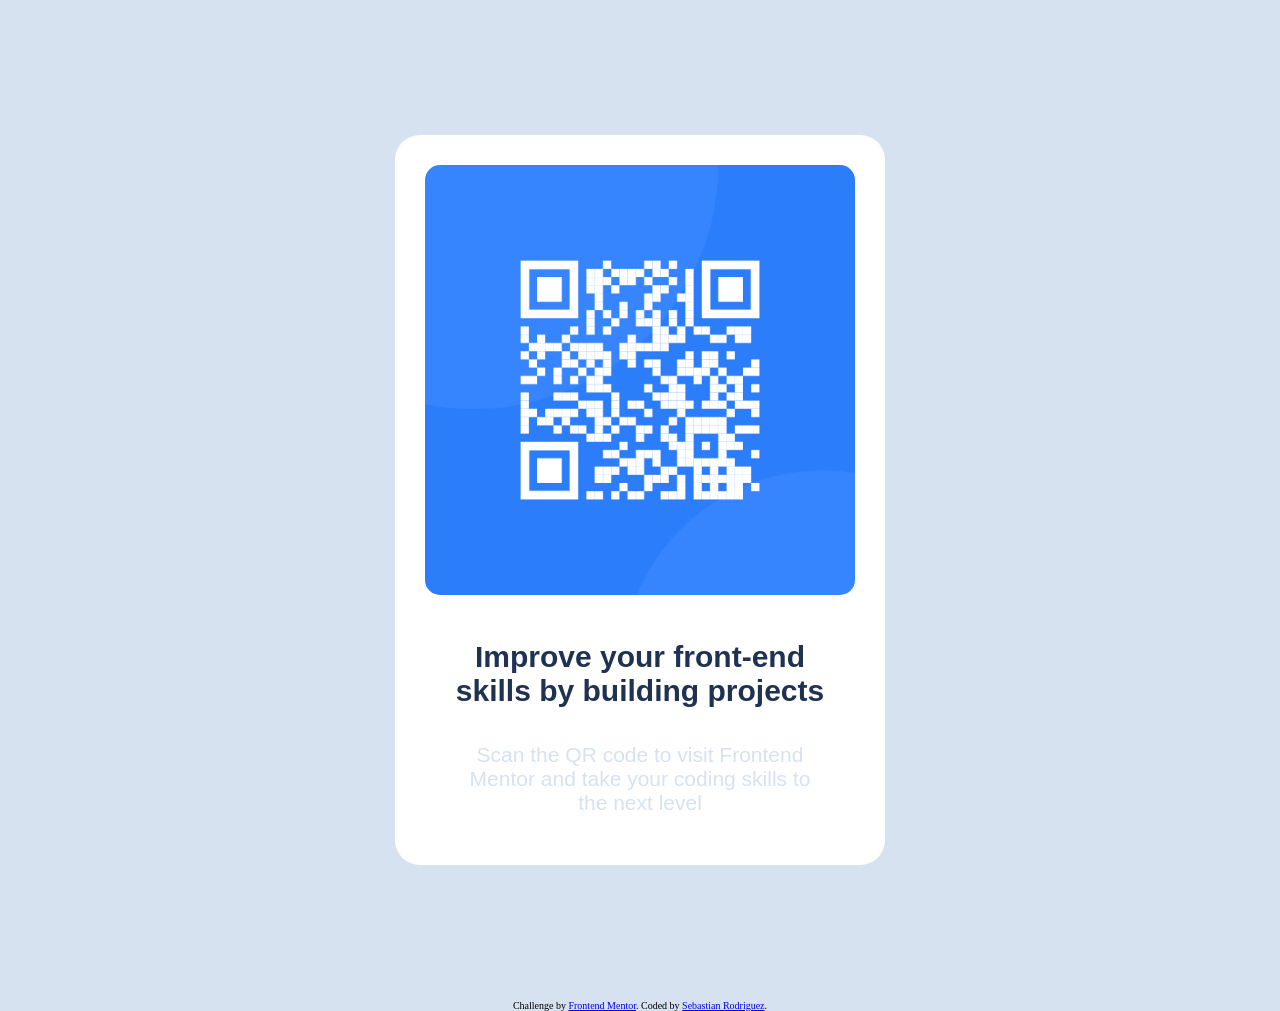
<file: retos-html/retos/reto-1/index.html>
<!DOCTYPE html>
<html lang="en">
<head>
  <meta charset="UTF-8">
  <meta name="viewport" content="width=device-width, initial-scale=1.0"> <!-- displays site properly based on user's device -->
  <link rel="icon" type="image/png" sizes="32x32" href="./images/favicon-32x32.png">
  <title>Frontend Mentor | QR code component</title>
  <link rel="stylesheet" href="Style.css">
</head>

<body>

    <main>

      <div class="container">

        <img src="images/image-qr-code.png" alt="">

        <h1>Improve your front-end skills by building projects</h1>
        <p>Scan the QR code to visit Frontend Mentor and take your coding skills to the next level</p>

      </div>

    </main>
  
  <footer>
    <div class="attribution">
      Challenge by <a href="https://www.frontendmentor.io?ref=challenge" target="_blank">Frontend Mentor</a>.
      Coded by <a href="#">Sebastian Rodriguez</a>.
    </div>
  </footer>
</body>
</html>
</file>
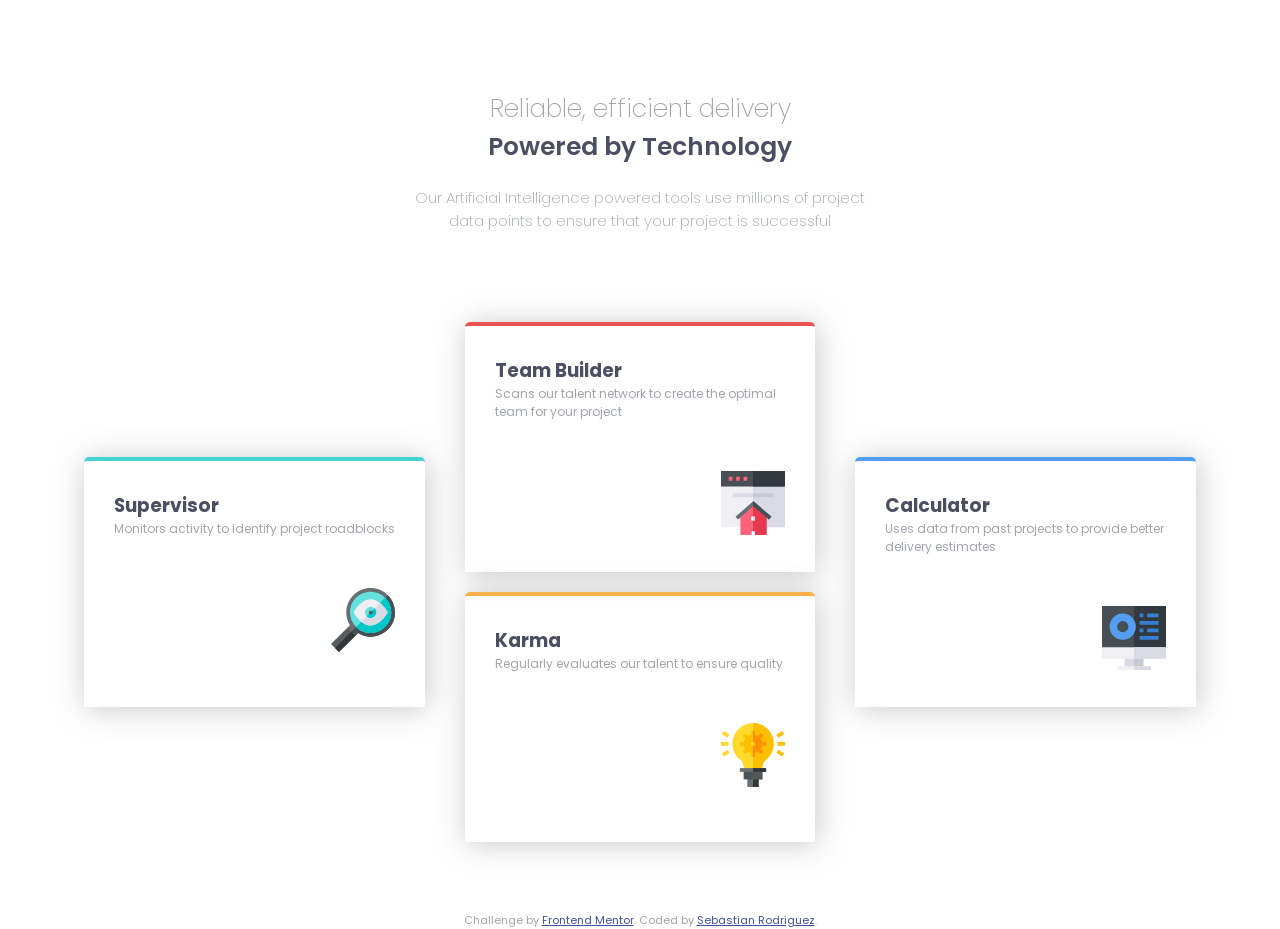
<file: retos-html/retos/reto-10/index.html>
<!DOCTYPE html>
<html lang="en">
<head>
  <meta charset="UTF-8">
  <meta name="viewport" content="width=device-width, initial-scale=1.0"> <!-- displays site properly based on user's device -->

  <link rel="icon" type="image/png" sizes="32x32" href="./images/favicon-32x32.png">
  <link rel="stylesheet" href="Style.css">
  <title>Frontend Mentor | Four card feature section</title>
</head>
<body>
  
  <main>
    <section class="container-title">

      <div class="title">
        <h1>Reliable, efficient delivery</h1> 
        <h1><span>Powered by Technology</span></h1>
        <p>
        Our Artificial Intelligence powered tools use millions of project data points
        to ensure that your project is successful
        </p>
      </div>

    </section>

    <section class="container-cards">
    
      <div class="card cyan">
        <h3>Supervisor</h3>
        <p>Monitors activity to identify project roadblocks</p>
        <div class="img"><img src="images/icon-supervisor.svg" alt="lupa"></div>
      </div>
      <div class="card-center">
        <div class="card red">
          <h3>Team Builder</h3>
          <p>Scans our talent network to create the optimal team for your project</p>
          <div class="img"><img src="images/icon-team-builder.svg" alt="webside"></div>
        </div>
        <div class="card orange">
          <h3>Karma</h3>
          <p>Regularly evaluates our talent to ensure quality</p>
          <div class="img"><img src="images/icon-karma.svg" alt="focus"></div>
        </div>
      </div>
      <div class="card blue">
        <h3>Calculator</h3>
        <p>Uses data from past projects to provide better delivery estimates</p>
        <div class="img"><img src="images/icon-calculator.svg" alt="computer"></div>
      </div>
    </section>

  </main>

  
  <footer>
    <p class="attribution">
      Challenge by <a href="https://www.frontendmentor.io?ref=challenge" target="_blank">Frontend Mentor</a>. 
      Coded by <a href="#">Sebastian Rodriguez</a>.
    </p>
  </footer>
</body>
</html>
</file>
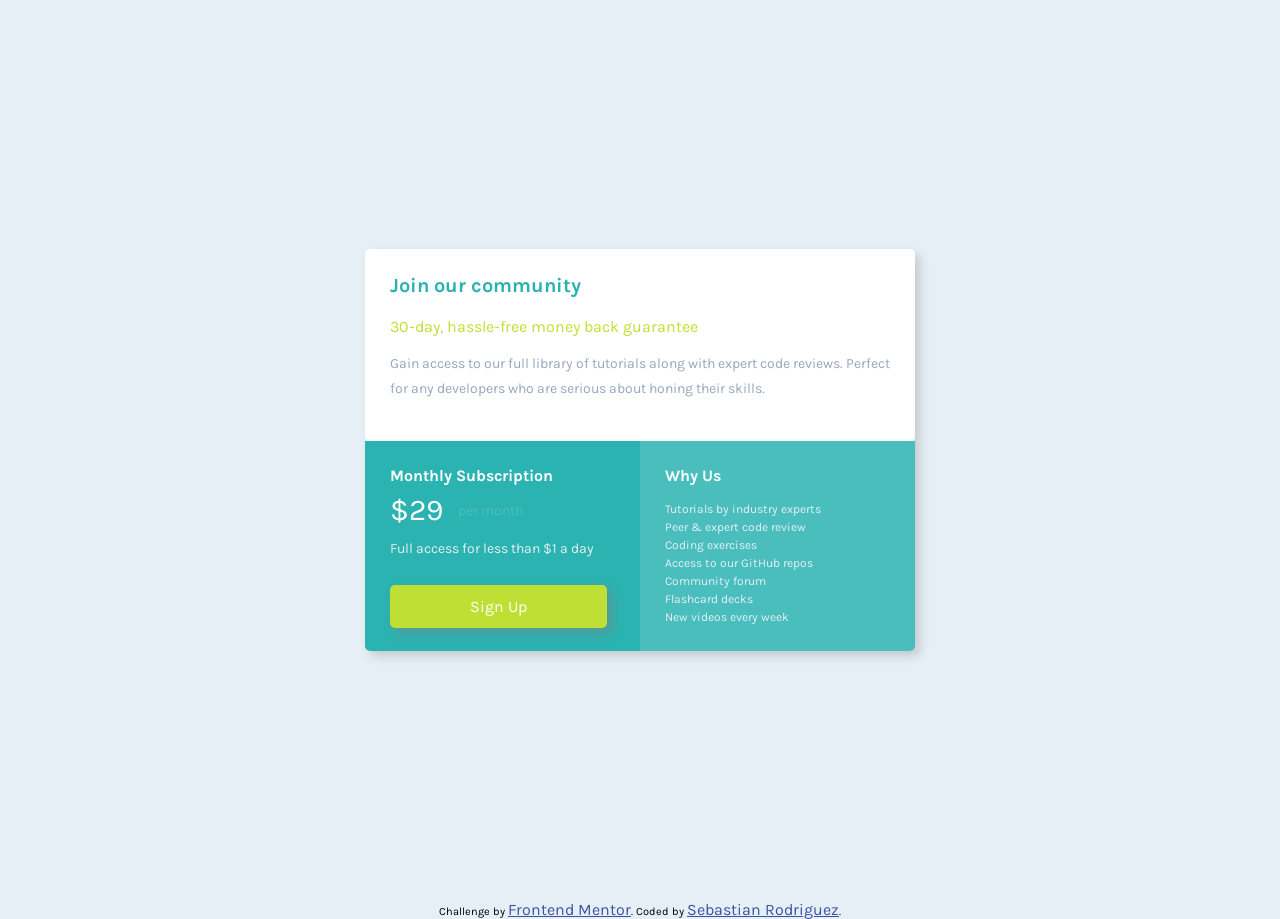
<file: retos-html/retos/reto-11/index.html>
<!DOCTYPE html>
<html lang="en">
<head>
  <meta charset="UTF-8">
  <meta name="viewport" content="width=device-width, initial-scale=1.0"> <!-- displays site properly based on user's device -->

  <link rel="icon" type="image/png" sizes="32x32" href="./images/favicon-32x32.png">
  <link rel="stylesheet" href="Style.css">
  <title>Frontend Mentor | Single Price Grid Component</title>
</head>
<body>
  <main>

    <section class="container">
      <section class="card c1">
        <h1>Join our community</h1>
        <span>30-day, hassle-free money back guarantee</span>
        <p>
          Gain access to our full library of tutorials along with expert code reviews.
          Perfect for any developers who are serious about honing their skills.
        </p>
      </section>

      <section class="card c2">
        <h1>Monthly Subscription</h1>
        <div class="money">
          <h1>&dollar;29</h1>
          <p>per month</p>
        </div>
        <p>Full access for less than &dollar;1 a day</p>
        <a href="#">Sign Up</a>
      </section>

      <section class="card c3">
        <h1>Why Us</h1>
        <p>Tutorials by industry experts</p>
        <p>Peer &amp; expert code review</p>
        <p>Coding exercises</p>
        <p>Access to our GitHub repos</p>
        <p>Community forum</p>
        <p>Flashcard decks</p>
        <p>New videos every week</p>
      </section>
      
    </section>

  </main>
  
  <footer>
    <p class="attribution">
      Challenge by <a href="https://www.frontendmentor.io?ref=challenge" target="_blank">Frontend Mentor</a>. 
      Coded by <a href="#">Sebastian Rodriguez</a>.
    </p>
  </footer>
</body>
</html>
</file>
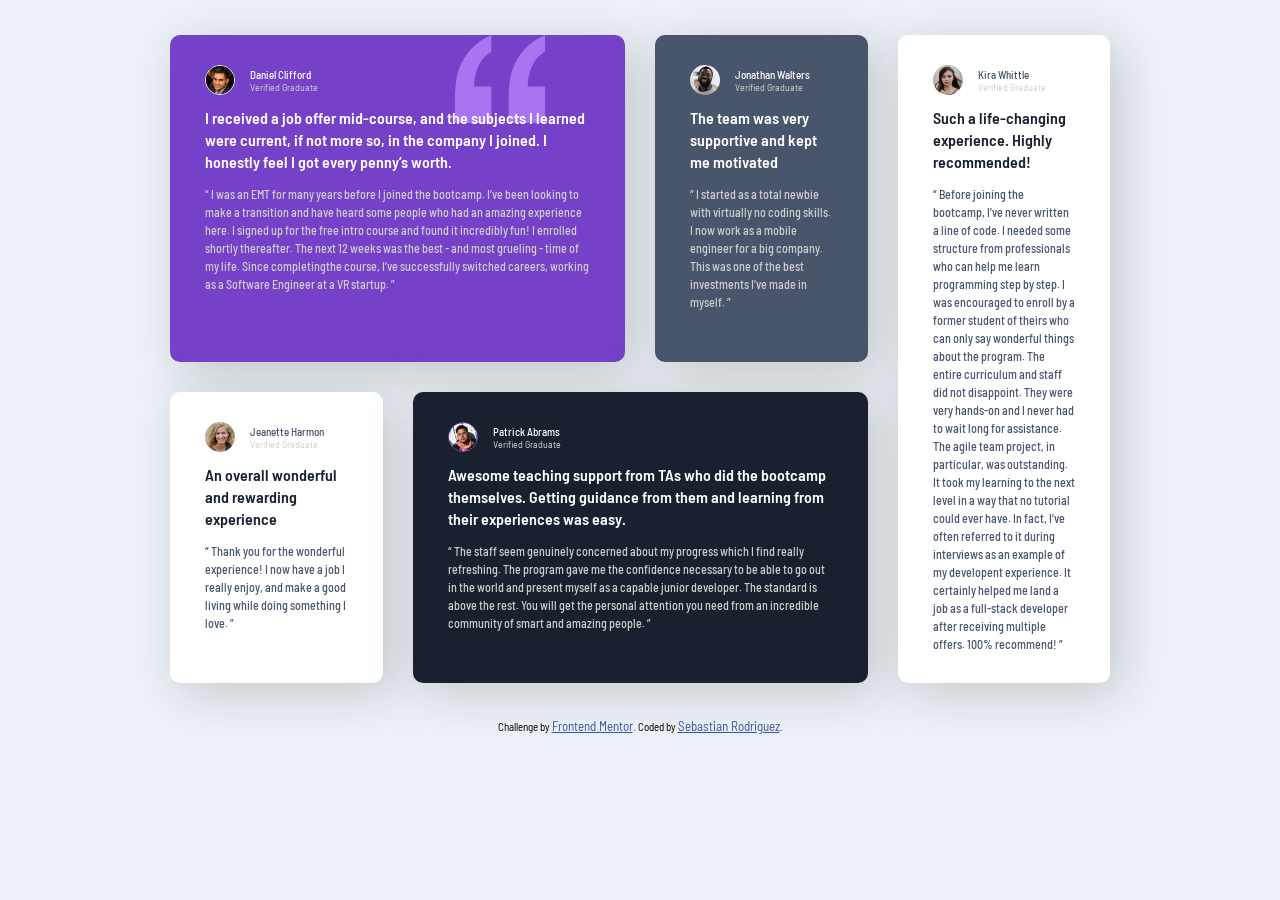
<file: retos-html/retos/reto-13/index.html>
<!DOCTYPE html>
<html lang="en">
<head>
  <meta charset="UTF-8">
  <meta name="viewport" content="width=device-width, initial-scale=1.0"> <!-- displays site properly based on user's device -->

  <link rel="icon" type="image/png" sizes="32x32" href="./images/favicon-32x32.png">
  <link rel="stylesheet" href="Style.css">
  <title>Frontend Mentor | Testimonials grid section</title>
</head>
<body>

  <!--CONTAINER DC-->
  
  <main>
    <div class="container dc">
      <div class="header">
        <img class="img-dc" src="images/image-daniel.jpg" alt="daniel clifford">
        <div class="characteristics">
          <span class="name">Daniel Clifford</span>
          <span class="vg">Verified Graduate</span>
        </div>
      </div>
      <h1 class="title">
        I received a job offer mid-course, and the subjects I learned were current, if not more so, in the company I joined. I honestly feel I got every penny’s worth.
      </h1>
      <p>
        “ I was an EMT for many years before I joined the bootcamp. I’ve been looking to make a transition and have heard some people who had an amazing experience here. I signed up for the free intro course and found it incredibly fun! I enrolled shortly thereafter. The next 12 weeks was the best - and most grueling - time of my life. Since completingthe course, I’ve successfully switched careers, working as a Software Engineer at a VR startup. ”
      </p>
    </div>

    <!--END CONTAINER DC-->

    <!--CONTAINER JW-->

    <div class="container jw">
      <div class="header">
        <img class="img-jw" src="images/image-jonathan.jpg" alt="jonathan walters">
        <div class="characteristics">
          <span class="name">Jonathan Walters</span>
          <span class="vg">Verified Graduate</span>
        </div>
      </div>
      <h1 class="title">
        The team was very supportive and kept me motivated
      </h1>
      <p>
        “ I started as a total newbie with virtually no coding skills. I now work as a mobile engineer for a big company. This was one of the best investments I’ve made in myself. ”
      </p>
    </div>

    <!--END CONTAINER JW-->

    <!--CONTAINER JH-->

    <div class="container jh">
      <div class="header">
        <img src="images/image-jeanette.jpg" alt="jeanette harmon">
        <div class="characteristics">
          <span class="name">Jeanette Harmon</span>
          <span class="vg">Verified Graduate</span>
        </div>
      </div>
      <h1 class="title">
        An overall wonderful and rewarding experience
      </h1>
      <p>“ Thank you for the wonderful experience! I now have a job I really enjoy, and make a good living while doing something I love. ”</p>
    </div>

    <!--END CONTAINER JH-->

    <!--CONTAINER PA-->

    <div class="container pa">
      <div class="header">
        <img class="img-pa" src="images/image-patrick.jpg" alt="patrick abrams">
        <div class="characteristics">
          <span class="name">Patrick Abrams</span>
          <span class="vg">Verified Graduate</span>
        </div>
      </div>
      <h1 class="title">
        Awesome teaching support from TAs who did the bootcamp themselves. Getting guidance from them and learning from their experiences was easy.
      </h1>
      <p>“ The staff seem genuinely concerned about my progress which I find really refreshing. The program gave me the confidence necessary to be able to go out in the world and present myself as a capable junior developer. The standard is above the rest. You will get the personal attention you need from an incredible community of smart and amazing people. ”</p>
    </div>

    <!--END CONTAINER PA-->

    <!--CONTAINER KW-->

    <div class="container kw">
      <div class="header">
        <img src="images/image-kira.jpg" alt="kira whittle">
        <div class="characteristics">
          <span class="name">Kira Whittle</span>
          <span class="vg">Verified Graduate</span>
        </div>
      </div>
      <h1 class="title">
        Such a life-changing experience. Highly recommended!
      </h1>
      <p>“ Before joining the bootcamp, I’ve never written a line of code. I needed some structure from professionals who can help me learn programming step by step. I was encouraged to enroll by a former student of theirs who can only say wonderful things about the program. The entire curriculum and staff did not disappoint. They were very hands-on and I never had to wait long for assistance. The agile team project, in particular, was outstanding. It took my learning to the next level in a way that no tutorial could ever have. In fact, I’ve often referred to it during interviews as an example of my developent experience. It certainly helped me land a job as a full-stack developer after receiving multiple offers. 100% recommend! ”</p>
    </div>

    <!--END CONTAINER KW-->
  </main>
  
    <div class="attribution">
      Challenge by <a href="https://www.frontendmentor.io?ref=challenge" target="_blank">Frontend Mentor</a>.
      Coded by <a href="#">Sebastian Rodriguez</a>.
    </div>
  

</body>
</html>
</file>
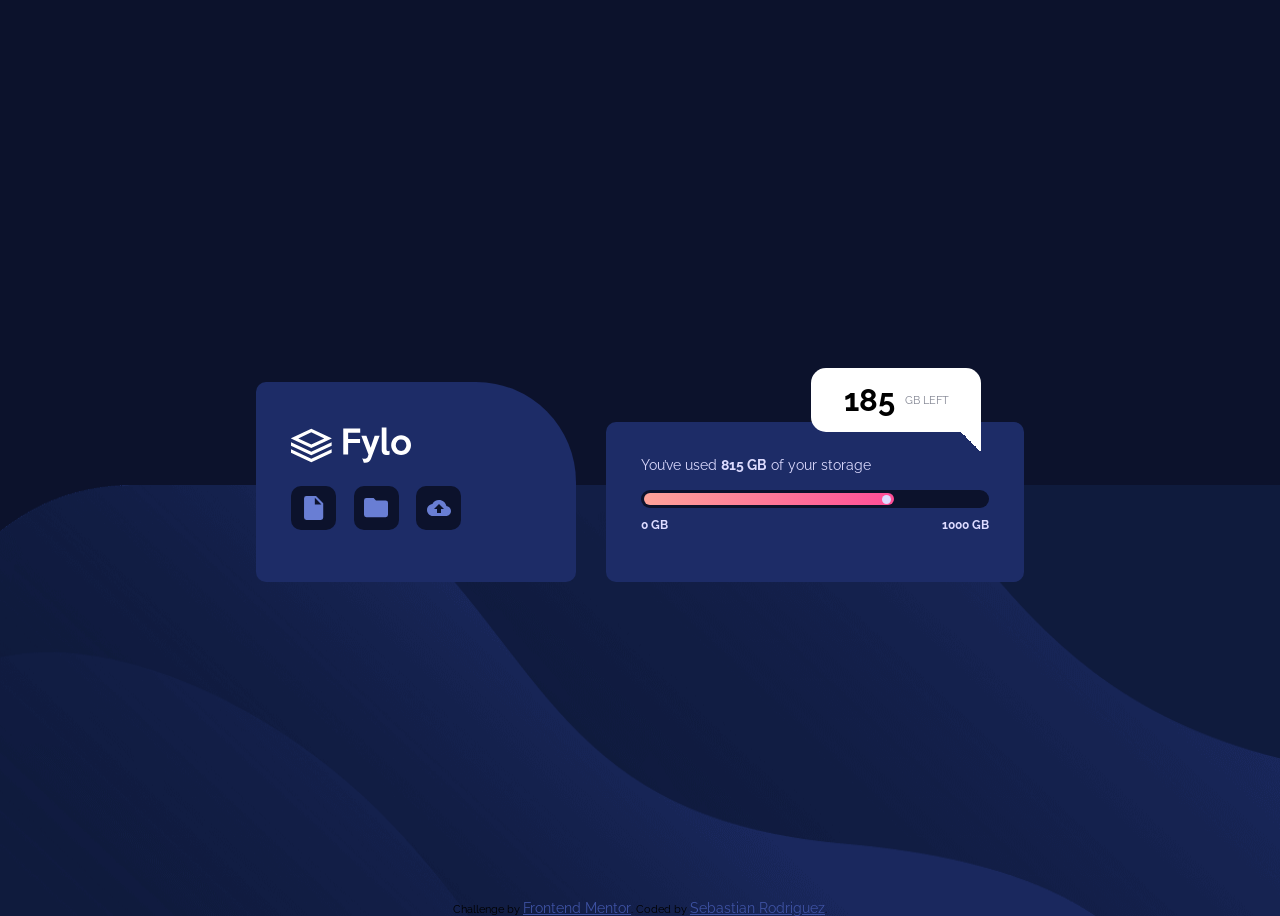
<file: retos-html/retos/reto-14/index.html>
<!DOCTYPE html>
<html lang="en">
<head>
  <meta charset="UTF-8">
  <meta name="viewport" content="width=device-width, initial-scale=1.0"> 
  <link rel="icon" type="image/png" sizes="32x32" href="./images/favicon-32x32.png">
  <link rel="stylesheet" href="Style.css">
  <title>Frontend Mentor | Fylo data storage component</title>
</head>
<body>
  <main>

    <section class="container">
      <!--CARD 1-->
      <div class="card-1">
        <img class="logo" src="images/logo.svg" alt="">
      
        <div class="icons">
          <div class="icon">
            <img class="id" src="images/icon-document.svg" alt="">
          </div>
          <div class="icon">
            <img class="if" src="images/icon-folder.svg" alt="">
          </div>
          <div class="icon">
            <img class="iu" src="images/icon-upload.svg" alt="">
          </div>
        </div>
      </div>
      <!--END CARD 1-->
      
      <!--CARD 2-->
      
      <div class="card-2">
        <p>You’ve used <span>815 GB</span> of your storage</p>
        <!--BAR-->
        <div class="bg-bar">
          <div class="color-bar">
            <div class="point-bar"></div>
          </div>
        </div>
        <!--END BAR-->
        <div class="memory">
          <span>0 GB</span>
          <span>1000 GB</span>
        </div>
      </div>
    </section>
    <!--END CARD 2-->
    <div class="card-3">
      <h1>185</h1>
      <p>GB LEFT</p>
    </div>

  </main>

  <footer>
    <div class="attribution">
      Challenge by <a href="https://www.frontendmentor.io?ref=challenge" target="_blank">Frontend Mentor</a>.
      Coded by <a href="#">Sebastian Rodriguez</a>.
    </div>
  </footer>

</body>
</html>
</file>
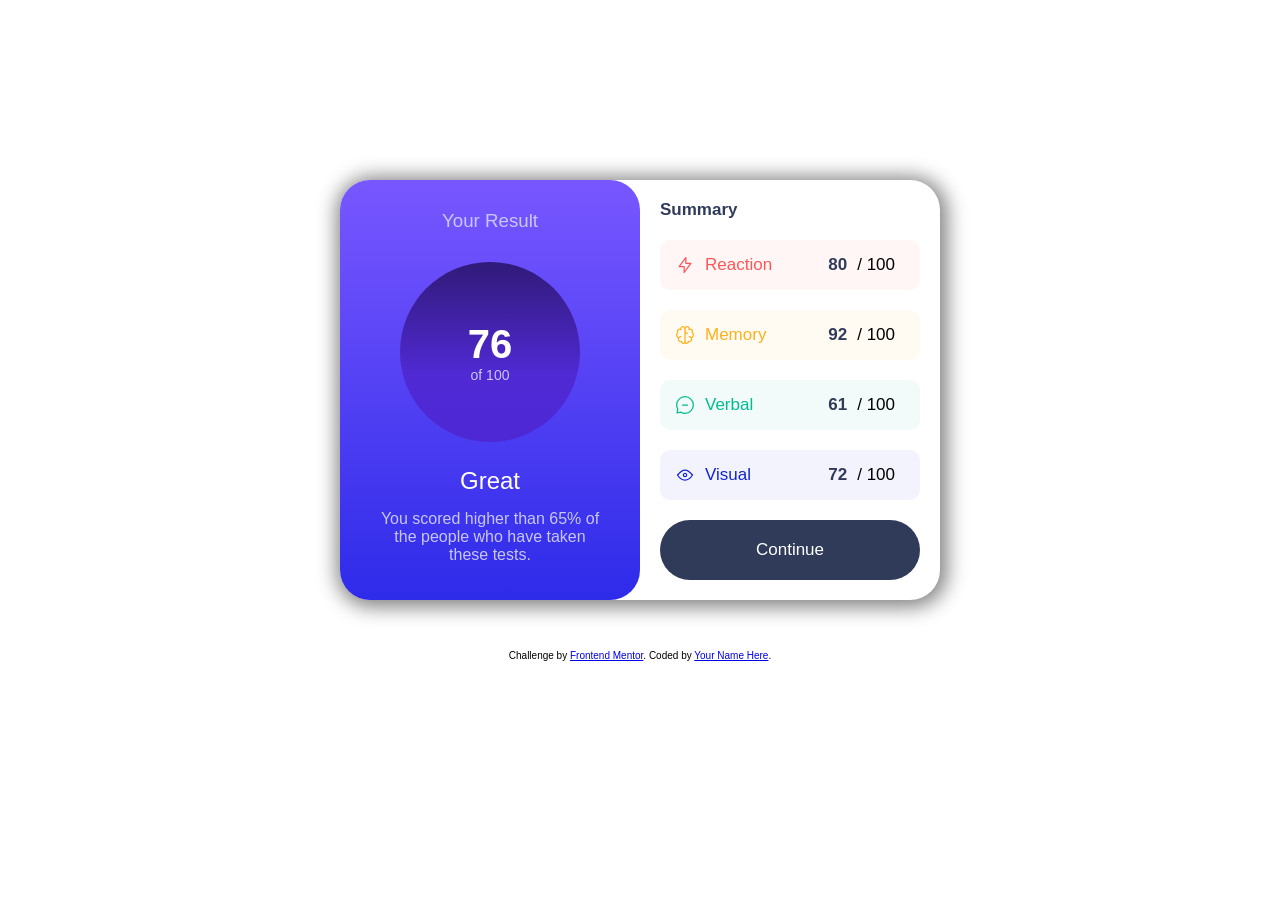
<file: retos-html/retos/reto-2/index.html>
<!DOCTYPE html>
<html lang="en">
<head>
  <meta charset="UTF-8">
  <meta name="viewport" content="width=device-width, initial-scale=1.0"> <!-- displays site properly based on user's device -->

  <link rel="icon" type="image/png" sizes="32x32" href="./assets/images/favicon-32x32.png">
  
  <title>Frontend Mentor | Results summary component</title>
  <link rel="stylesheet" href="Style.css">
</head>
<body>

  <container class="box">
    <header>
      <dive class="header">
        <h3>Your Result</h3>
        <div class="circle">
          <h1>76</h1>
          <p>of 100</p>
        </div>
        <h2>Great</h2>
        <p class="parragraph">You scored higher than 65% of the people who have taken these tests.</p>
      </dive>
    </header>
    
    <main>
    
        <section class="container">
          <h4>Summary</h4>
    <!--CONTAINER REACTION-->
          <div class="reaction">
            <div class="rt-container">
              <svg class="icon" xmlns="http://www.w3.org/2000/svg" width="20" height="20" fill="none" viewBox="0 0 20 20"><path stroke="#F55" stroke-linecap="round" stroke-linejoin="round" stroke-width="1.25" d="M10.833 8.333V2.5l-6.666 9.167h5V17.5l6.666-9.167h-5Z"/></svg>
              <p class="r-title">Reaction</p>
            </div>
            <div class="rp-container">
              <p class="r-p1"><b>80</b></p>
              <p class="r-p2">/ 100</p>
            </div>
          </div>
    <!-- END CONTAINER REACTION-->
    
    <!--CONTAINER MEMORY-->
          <div class="memory">
            <div class="mt-container">
              <svg class="icon" xmlns="http://www.w3.org/2000/svg" width="20" height="20" fill="none" viewBox="0 0 20 20"><path stroke="#FFB21E" stroke-linecap="round" stroke-linejoin="round" stroke-width="1.25" d="M5.833 11.667a2.5 2.5 0 1 0 .834 4.858"/><path stroke="#FFB21E" stroke-linecap="round" stroke-linejoin="round" stroke-width="1.25" d="M3.553 13.004a3.333 3.333 0 0 1-.728-5.53m.025-.067a2.083 2.083 0 0 1 2.983-2.824m.199.054A2.083 2.083 0 1 1 10 3.75v12.917a1.667 1.667 0 0 1-3.333 0M10 5.833a2.5 2.5 0 0 0 2.5 2.5m1.667 3.334a2.5 2.5 0 1 1-.834 4.858"/><path stroke="#FFB21E" stroke-linecap="round" stroke-linejoin="round" stroke-width="1.25" d="M16.447 13.004a3.334 3.334 0 0 0 .728-5.53m-.025-.067a2.083 2.083 0 0 0-2.983-2.824M10 3.75a2.085 2.085 0 0 1 2.538-2.033 2.084 2.084 0 0 1 1.43 2.92m-.635 12.03a1.667 1.667 0 0 1-3.333 0"/></svg>
              <p class="m-title">Memory</p>
            </div>
              <div class="mp-container">
                <p class="m-p1"><b>92</b></p>
                <p class="m-p2">/ 100</p>
              </div>
          </div>
    <!--END CONTAINER MEMORY-->
    
    <!--CONTAINER VERBAL-->
          <div class="verbal">
            <div class="vt-container">
              <svg class="icon" xmlns="http://www.w3.org/2000/svg" width="20" height="20" fill="none" viewBox="0 0 20 20"><path stroke="#00BB8F" stroke-linecap="round" stroke-linejoin="round" stroke-width="1.25" d="M7.5 10h5M10 18.333A8.333 8.333 0 1 0 1.667 10c0 1.518.406 2.942 1.115 4.167l-.699 3.75 3.75-.699A8.295 8.295 0 0 0 10 18.333Z"/></svg>
              <p class="v-title">Verbal</p>
            </div>
            <div class="vp-container">
              <p class="v-p1"><b>61</b> </p>
              <p class="v-p2">/ 100</p>
            </div>
          </div>
    <!--END CONTAINER VERBAL-->
    
    <!--VISUAL CONTAINER-->
          <div class="visual">
            <div class="vi-container">
              <svg class="icon" xmlns="http://www.w3.org/2000/svg" width="20" height="20" fill="none" viewBox="0 0 20 20"><path stroke="#1125D6" stroke-linecap="round" stroke-linejoin="round" stroke-width="1.25" d="M10 11.667a1.667 1.667 0 1 0 0-3.334 1.667 1.667 0 0 0 0 3.334Z"/><path stroke="#1125D6" stroke-linecap="round" stroke-linejoin="round" stroke-width="1.25" d="M17.5 10c-1.574 2.492-4.402 5-7.5 5s-5.926-2.508-7.5-5C4.416 7.632 6.66 5 10 5s5.584 2.632 7.5 5Z"/></svg>
              <p class="vi-title">Visual</p>
            </div>
            <div class="vi-p-container">
              <p class="vi-p1"><b>72</b></p>
              <p class="vi-p2">/ 100</p>
            </div>
          </div>
    <!--END VISUAL CONTAINER-->
            <a class="botton" href="#">Continue</a>
    
        </section>
    
    </main>
  </container>

  <footer>
    <div class="attribution">
      Challenge by <a href="https://www.frontendmentor.io?ref=challenge" target="_blank">Frontend Mentor</a>.
      Coded by <a href="#">Your Name Here</a>.
    </div>
  </footer>
</body>
</html>
</file>
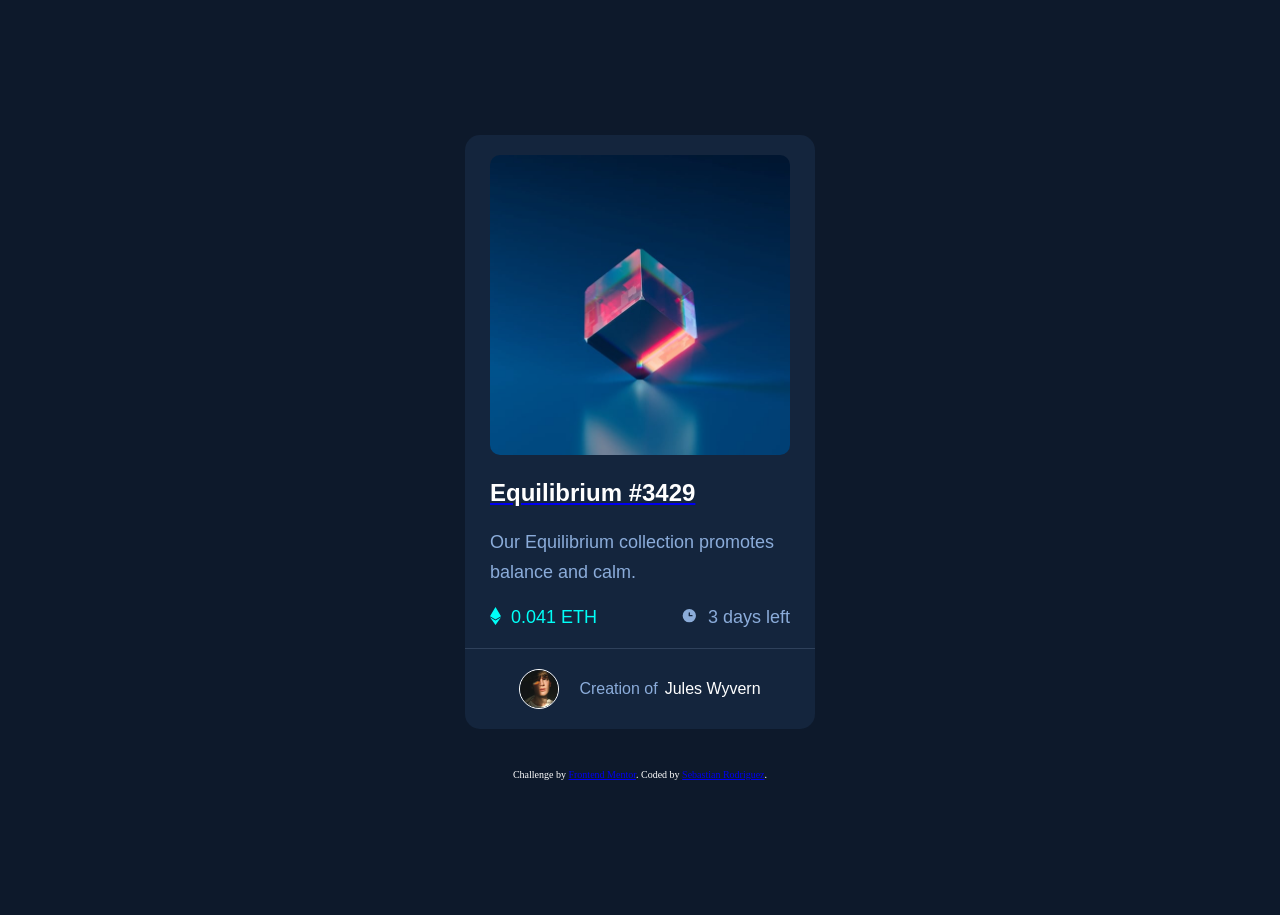
<file: retos-html/retos/reto-3/index.html>
<!DOCTYPE html>
<html lang="en">
<head>
  <meta charset="UTF-8">
  <meta name="viewport" content="width=device-width, initial-scale=1.0"> <!-- displays site properly based on user's device -->

  <link rel="icon" type="image/png" sizes="32x32" href="./images/favicon-32x32.png">
  <link rel="stylesheet" href="Style.css">
  
  <title>Frontend Mentor | NFT preview card component</title>
</head>
<body>

  <section class="card">
  
    <header>
      <div class="bg-img">
        <a href="#"><img class="img" src="images/image-equilibrium.jpg" alt=""></a>
      </div>
    </header>
    
    <main>

      <div class="title">
        <a href="#"><h1>Equilibrium #3429</h1></a>
        <p>Our Equilibrium collection promotes balance and calm.</p>
      </div>

      <section class="container"> <!-- ETH AND TIME-->
        <!--ETH-->
        <div class="eth"> 
          <svg width="11" height="18" xmlns="http://www.w3.org/2000/svg"><path d="M11 10.216 5.5 18 0 10.216l5.5 3.263 5.5-3.262ZM5.5 0l5.496 9.169L5.5 12.43 0 9.17 5.5 0Z" fill="#00FFF8"/></svg>
          <p>0.041 ETH</p>
        </div>
        
        <!--TIME-->
        <div class="time">
          <svg width="17" height="17" xmlns="http://www.w3.org/2000/svg"><path d="M8.305 2.007a6.667 6.667 0 1 0 0 13.334 6.667 6.667 0 0 0 0-13.334Zm2.667 7.334H8.305a.667.667 0 0 1-.667-.667V6.007a.667.667 0 0 1 1.334 0v2h2a.667.667 0 0 1 0 1.334Z" fill="#8BACD9"/></svg>
          <p>3 days left</p>
        </div>
      </section>
 
      <!--CREDITS-->
      <section class="container-credits">
        <img src="images/image-avatar.png" alt="">
        <div class="credits">
          <p class="cc-color">Creation of</p> 
          <a href="#" class="c-color"> Jules Wyvern</a>
        </div>
      </section>
    </main>
  </section>

  <footer>
    <div class="attribution">
      Challenge by <a href="https://www.frontendmentor.io?ref=challenge" target="_blank">Frontend Mentor</a>.
      Coded by <a href="#">Sebastian Rodriguez</a>.
    </div>
  </footer>
</body>
</html>
</file>
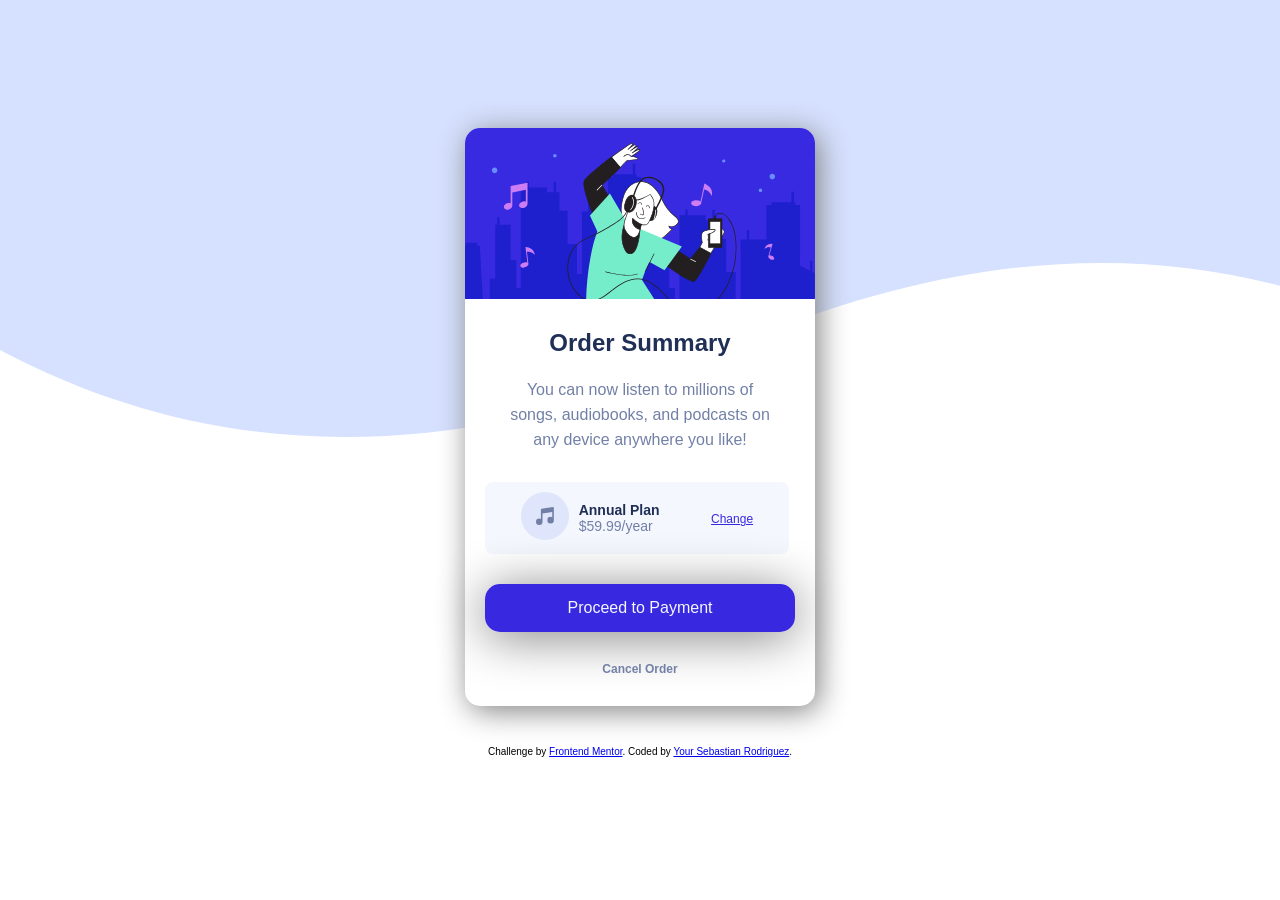
<file: retos-html/retos/reto-4/index.html>
<!DOCTYPE html>
<html lang="en">
<head>
  <meta charset="UTF-8">
  <meta name="viewport" content="width=device-width, initial-scale=1.0"> <!-- displays site properly based on user's device -->

  <link rel="icon" type="image/png" sizes="32x32" href="./images/favicon-32x32.png">
  <link rel="stylesheet" href="Style.css">
  
  <title>Frontend Mentor | Order summary card</title>
</head>
<body>

    <div class="card">

      <!--MAIN-->
      <main>

        <img class="img" src="images/illustration-hero.svg" alt="">

        <div class="card-in">
          <div class="title">
            <h2>Order Summary</h2>
          </div>
          <div class="paragraph">
            <p>You can now listen to millions of <br> songs, audiobooks, and podcasts on <br> any
              device anywhere you like!</p>
          </div>

          <div class="container">

            <div class="container-img">
              <div>
                  <img class="img-2" src="images/icon-music.svg" alt="">
              </div>
              <div class="Container-money">
                <p class="paragraph-2">Annual Plan</p>
                <p class="money">$59.99/year</p>
              </div>
            </div>

            <div>
              <a class="change" href="#">Change</a>
            </div>

          </div>

          <div class="button">
            <a href="#">Proceed to Payment</a>
          </div>
          
          <div class="button-p">
            <a href="#">Cancel Order</a>
            
          </divclass>

        </div>

      </main>
    </div>
  <!--END MAIN-->
  
  <footer>
    <div class="attribution">
      Challenge by <a href="https://www.frontendmentor.io?ref=challenge" target="_blank">Frontend Mentor</a>.
      Coded by <a href="#">Your Sebastian Rodriguez</a>.
    </div>
  </footer>
</body>
</html>
</file>
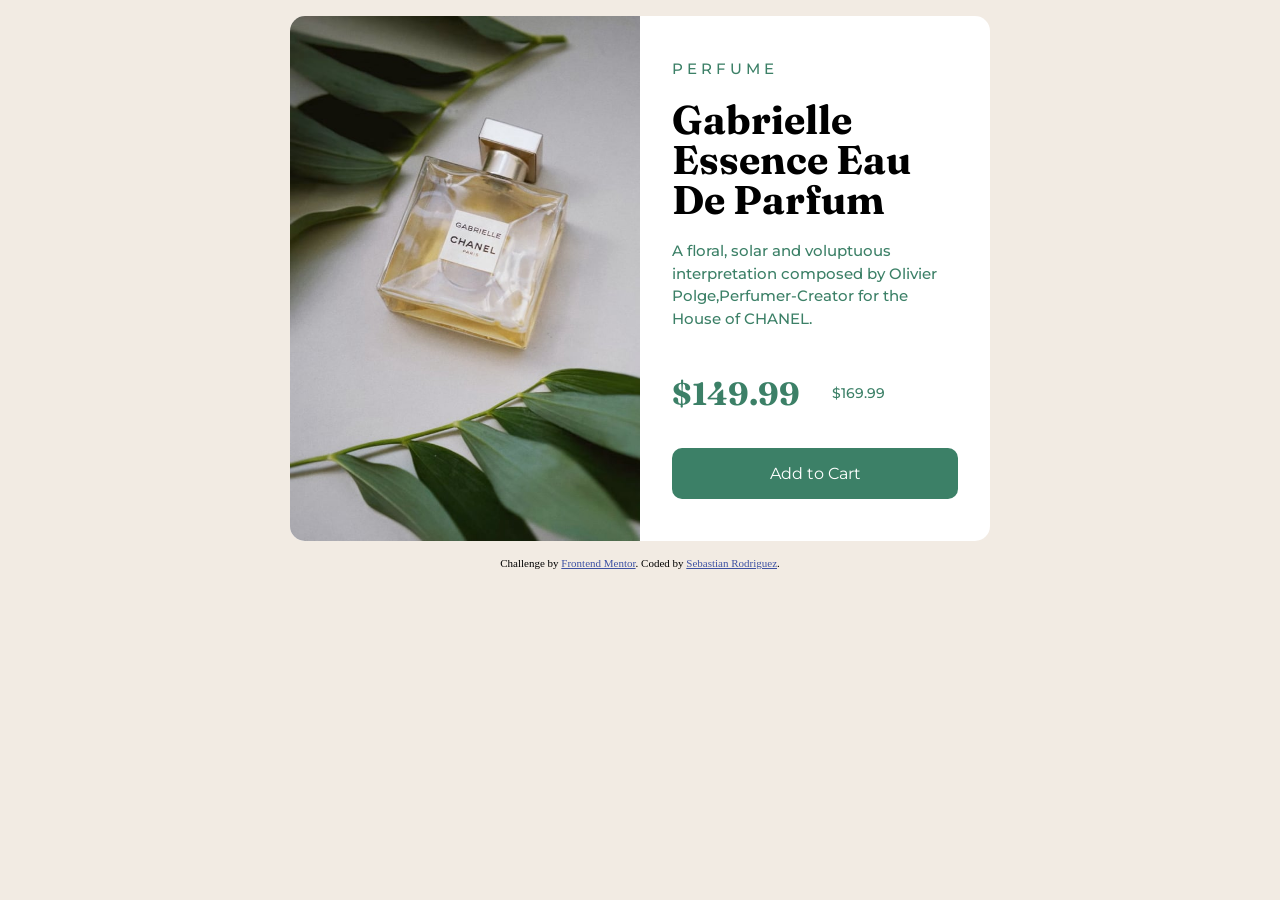
<file: retos-html/retos/reto-5/index.html>
<!DOCTYPE html>
<html lang="en">
<head>
  <meta charset="UTF-8">
  <meta name="viewport" content="width=device-width, initial-scale=1.0"> <!-- displays site properly based on user's device -->

  <link rel="icon" type="image/png" sizes="32x32" href="./images/favicon-32x32.png">
  <link rel="stylesheet" href="Style.css">
  
  <title>Frontend Mentor | Product preview card component</title>
</head>

<body>

  <section class="container">

    <picture>
      <source media="(max-width: 600px)" srcset="images/image-product-mobile.jpg" class="art-desktop">
      <img src="images/image-product-desktop.jpg" alt="" class="art">
    </picture>
    
    <div class="card">

      <div class="card-info">
          <P>P E R F U M E</P>
          <H1>Gabrielle Essence Eau De Parfum</H1>
          <P>A floral, solar and voluptuous interpretation composed by Olivier Polge,Perfumer-Creator for the House of CHANEL.</P>
      </div>

      <div class="card-money">
          <H1>$149.99</H1>
          <P>$169.99</P>
      </div>

      <a class="button" href="#">Add to Cart</a>
      
    </div>

  </section>
  
  <div class="attribution">
    Challenge by <a href="https://www.frontendmentor.io?ref=challenge" target="_blank">Frontend Mentor</a>. 
    Coded by <a href="#">Sebastian Rodriguez</a>.
  </div>
  
</body>
</html>
</file>
<file: retos-html/retos/reto-1/Style.css>
* {
    padding: 0;
    margin: 0;
    box-sizing: border-box;
    background: var(--Light-gray);
}
:root{
    --bg-color: hsl(218, 44%, 22%);
    --white-color: hsl(0, 0%, 100%);
    --Light-gray: hsl(212, 45%, 89%);
    --Dark-blue: hsl(218, 44%, 22%);

    --font-general: 'Outfit', sans-serif;
}


@font-face {
    font-family: 'Outfit', sans-serif;
    src: url('https://fonts.googleapis.com/css2?family=Outfit:wght@400;700&display=swap');
}

body {
    display: flex;
    flex-direction: column;
    align-items: center;
    justify-content: center;
}

main {
    display: flex;
    flex-direction: column;
    justify-content: center;
    align-items: center;
    flex-wrap: wrap;

}

.container {
    width: 80vw;
    display: flex;
    flex-direction: column;
    background: var(--white-color);
    border-radius: 25px;
    margin: 30vw 0;
}

.container img {
    margin: 15px;
    background: none;
    border-radius: 15px;
}

.container h1 {
    font-family: var(--font-general);
    font-size: 20px;
    font-weight: 700;
    background: none;
    text-align: center;
    margin: 15px 25px;
    color: var(--Dark-blue);
}

.container p {
    font-family: var(--font-general);
    font-weight: 500;
    background: none;
    text-align: center;
    color: var(--Light-gray);
    font-size: 14px;
    margin: 0 25px 35px;
}

footer {
    font-size: 10px;
    text-align: center;
}

@media (min-width:376px){
    main {
        height: 1000px;
    }

    .container {
        width: 490px;
    }

    .container img{
        margin: 30px;
    }

    .container h1 {
        font-size: 30px;
        margin: 15px 60px;
    }

    .container p {
        font-size: 21px;
        margin: 20px 58px 50px;
    }
}
</file>
<file: retos-html/retos/reto-10/Style.css>
@import url('https://fonts.googleapis.com/css2?family=Poppins:wght@200;400;600&display=swap');

*{
    padding: 0;
    margin: 0;
    box-sizing: border-box;
    font-family: var(--font);
}

body {
    height: 100%;
    display: flex;
    flex-direction: column;
    justify-content: center;
    align-items: center;
}

main {
    margin: 20px 0 50px 0;
    display: flex;
    flex-direction: column;
    align-items: center;
    justify-content: center;
}

:root {
    --font: 'Poppins', sans-serif;

    /*Color Primary*/

    --Red: hsl(0, 78%, 62%);
    --Cyan: hsl(180, 62%, 55%);
    --Orange: hsl(34, 97%, 64%);
    --Blue: hsl(212, 86%, 64%);

    /*### Neutral*/

    --Very-Dark-Blue: hsl(234, 12%, 34%);
    --Grayish-Blue: hsl(229, 6%, 66%);
    --Very-Light-Gray: hsl(0, 0%, 98%);
}

h1 {
    color: var(--Grayish-Blue);
    font-weight: 200;
    font-size: 25px;
}

.container-title {
    width: 85vw;
    text-align: center;
    margin: 70px 0 70px 0;
}


span {
    font-weight: 600;
    color: var(--Very-Dark-Blue);
}

.title p {
    font-size: 15px;
    color: var(--Grayish-Blue);
    font-weight: 200;
    padding: 0 10px 0 10px;
    margin-top: 20px;
}

.container-cards {
    width: 85%;
}

.card {
    padding: 30px;
    box-shadow: 2px 2px 30px rgba(128, 128, 128, 0.432);
    margin-top: 20px;
    border-top-left-radius: 5px;
    border-top-right-radius: 5px;
}

h3 {
    color: var(--Very-Dark-Blue);
}

p {
    font-size: 12px;
    color: var(--Grayish-Blue);
}

.cyan {border-top: 4px solid var(--Cyan);}
.red {border-top: 4px solid var(--Red);}
.orange {border-top: 4px solid var(--Orange);}
.blue {border-top: 4px solid var(--Blue);}

.img {
    margin-top: 50px;
    display: flex;
    justify-content: end;
    align-items: flex-end;
}

@media screen and (min-width: 900px) {
    .container-title {
        max-width: 500px;
    }

    .container-cards {
        display: flex;
        align-items: center;
        justify-content: center;
        width: 90vw;
    }

    .card {
        width: 350px;
        height: 250px;
        margin: 20px;
    }

    .card-center {
        margin: 0;
    }
}



.attribution { font-size: 11px; text-align: center; }
.attribution a { color: hsl(228, 45%, 44%); }
</file>
<file: retos-html/retos/reto-11/Style.css>
@import url('https://fonts.googleapis.com/css2?family=Karla:wght@400;700&display=swap');

*{
    font-size: 16px;
    padding: 0;
    margin: 0;
    box-sizing: border-box;
    font-family: var(--font-family);
}

body {
    background-color: var(--Light-Gray);
}

:root {
    --font-family: 'Karla', sans-serif;
    --Weight-400: 400;
    --Weight-700: 700;

    /*Primary*/

    --Cyan: hsl(179, 62%, 43%);
    --Bright-Yellow: hsl(71, 73%, 54%);

    /*Neutral*/

    --Light-Gray: #e5eff5;
    --Grayish-Blue: hsl(218, 22%, 67%);

    --bg-card-2: #2bb3b1;
    --bg-card-3: #4abebd;
}

main {
    height: 100vh;
    display: flex;
    flex-direction: column;
    justify-content: center;
    align-items: center;
}

.container {
    box-shadow: 5px 5px 10px rgba(128, 128, 128, 0.309);
    border-radius: 5px;
}

.card {
    width: 85vw;
    padding: 25px;
}

/*card 1*/

.c1 {
    background-color: white;
    border-radius: 5px;
}

.c1 h1{
    color: var(--Cyan);
    font-weight: 700;
    margin-bottom: 20px;
    font-size: 20px;
}

.c1 span {
    color: var(--Bright-Yellow);
    font-weight: 400;
}

.c1 p {
    color: var(--Grayish-Blue);
    font-weight: 400;
    padding: 15px 0 15px 0;
    font-size: 14px;
    line-height: 25px;
}

/*card 2*/

.c2 {
    background: #2bb3b1;
    height: 210px;
}


.c2 h1 {
    color: white;
}

.money {
    display: flex;
    flex-direction: row;
    align-items: center;
    padding: 10px 0 10px 0;
    height: 50px;
}

.money h1 {
    font-size: 30px;
    font-weight: var(--Weight-400);
    margin-right: 15px;
}

.c2>.money p {
    color: var(--bg-card-3);
    margin: 0;
}

.c2 p {
    color: var(--Light-Gray);
    margin: 5px 0 40px 0;
    font-size: 14px;
}

.c2 a {
    padding: 12px 100px;
    text-decoration: none;
    background: var(--Bright-Yellow);
    text-align: center;
    color: white;
    border-radius: 5px;
    font-weight: 400;
    box-shadow: 5px 5px 10px rgba(128, 128, 128, 0.503);
}

/*card 3*/

.c3 {
    background: var(--bg-card-3);
    height: 210px;
    border-bottom-left-radius: 5px;
    border-bottom-right-radius: 5px;

}

.c3 h1 {
    color: white;
    margin-bottom: 15px;
}

.c3 p {
    color: var(--Light-Gray);
}

.c3 p {
    font-size: 12px;
    line-height: 18px;
}

/*MEDIA QUERY*/

@media screen and (min-width: 900px) {
    .container {
        width: 550px;    
        display: grid;
        grid-template-columns: repeat(2, 1fr);
    }
    .card {
        width: 100%;
    }

    .c1 {
        grid-column: 1/3;
    }
    .c2 {
        border-bottom-left-radius: 5px;
        border-bottom-right-radius: 0;
    }

    .c2 a {
        padding: 12px 80px;
    }

    .c3 {
        border-bottom-right-radius: 5px;
        border-bottom-left-radius: 0;
    }

}

.attribution { font-size: 11px; text-align: center; }
.attribution a { color: hsl(228, 45%, 44%); }
</file>
<file: retos-html/retos/reto-13/Style.css>
@import url('https://fonts.googleapis.com/css2?family=Barlow+Semi+Condensed:wght@500;600&display=swap');

* {
    padding: 0;
    margin: 0;
    box-sizing: border-box;
    font-size: 13px;
    font-family: var(--font);
}

:root {
    --font: 'Barlow Semi Condensed', sans-serif;

    /*Primary*/
    
    --Moderate-violet: hsl(263, 55%, 52%);
    --Very-dark-grayish-blue: hsl(217, 19%, 35%);
    --Very-dark-blackish-blue: hsl(219, 29%, 14%);
    --White: hsl(0, 0%, 100%);
    
    /*Neutral*/
    
    --Light-gray: hsl(0, 0%, 81%);
    --Light-grayish-blue: hsl(210, 46%, 95%);
    --font-size-p: 12px;
}

body {
    height: 110%;
    display: flex;
    flex-direction: column;
    align-items: center;
    justify-content: center;
    background: var(--Light-grayish-blue);
}

main {
    display: grid;
    gap: 30px;
    padding: 10px;
    margin: 25px;
}

.container {
    border-radius: 10px;
    padding: 30px 35px;
    box-shadow: 2px 2px 10px rgba(128, 128, 128, 0.32);
}

.header {
    display: flex;
    flex-direction: row;
    align-items: center;
}

.characteristics{
    display: flex;
    flex-direction: column;
}

img {
    border-radius: 50%;
    width: 30px;
    margin-right: 15px;
}

/*CONTAINER DC*/

.dc {
    background-image: url(images/bg-pattern-quotation.svg);
    background-repeat: no-repeat;
    background-position: top right 20px;
    background-size: 90px;
    background-color: var(--Moderate-violet);
}

.img-dc {
    border: 1px solid var(--Light-grayish-blue);
}

.dc .name {
    font-size: 11px;
    color: var(--White);
    font-weight: 500;
}

.dc .vg {
    font-size: 10px;
    color: var(--Light-gray);
}

.dc .title {
    font-size: 16px;
    padding: 12px 0;
    color: var(--White);
    font-weight: 600;
    text-align: left;
    padding-right: 5px;
    line-height: 22px;
}

.dc p {
    color: var(--Light-gray);
    font-weight: 500;
    line-height: 18px;
    font-size: var(--font-size-p);
}

/*END CONTAINER DC*/

/*CONTAINER JW*/

.jw {
    background-color: var(--Very-dark-grayish-blue);
}

.jw .name {
    font-size: 11px;
    color: var(--White);
    font-weight: 500;
}

.jw .vg {
    font-size: 10px;
    color: var(--Light-gray);
}

.jw .title {
    font-size: 16px;
    padding: 12px 0;
    color: var(--White);
    font-weight: 600;
    text-align: left;
    padding-right: 5px;
    line-height: 22px;
}

.jw p {
    color: var(--Light-gray);
    font-weight: 500;
    line-height: 18px;
    font-size: var(--font-size-p);
}

/* END CONTAINER JW*/

/*CONTAINER JH*/

.jh {
    background-color: var(--White);
}

.jh .name {
    font-size: 11px;
    color: var(--Very-dark-grayish-blue);
    font-weight: 500;
}

.jh .vg {
    font-size: 10px;
    color: var(--Light-gray);
}

.jh .title {
    font-size: 16px;
    padding: 12px 0;
    color: var(--Very-dark-blackish-blue);
    font-weight: 600;
    text-align: left;
    padding-right: 5px;
    line-height: 22px;
}

.jh p {
    color: var(--Very-dark-grayish-blue);
    font-weight: 500;
    line-height: 18px;
    font-size: var(--font-size-p);
}

/*END CONTAINER JH*/

/*CONTAINER PA*/

.img-pa {
    border: 1px solid var(--Moderate-violet);
}

.pa {
    background-color: var(--Very-dark-blackish-blue);
}

.pa .name {
    font-size: 11px;
    color: var(--White);
    font-weight: 500;
}

.pa .vg {
    font-size: 10px;
    color: var(--Light-gray);
}

.pa .title {
    font-size: 16px;
    padding: 12px 0;
    color: var(--White);
    font-weight: 600;
    text-align: left;
    padding-right: 5px;
    line-height: 22px;
}

.pa p {
    color: var(--Light-gray);
    font-weight: 500;
    line-height: 18px;
    font-size: var(--font-size-p);
}

/*END CONTAINER PA*/

/*CONTAINER KW*/

.kw {
    background-color: var(--White);
}

.kw .name {
    font-size: 11px;
    color: var(--Very-dark-grayish-blue);
    font-weight: 500;
}

.kw .vg {
    font-size: 10px;
    color: var(--Light-gray);
}

.kw .title {
    font-size: 16px;
    padding: 12px 0;
    color: var(--Very-dark-blackish-blue);
    font-weight: 600;
    text-align: left;
    padding-right: 5px;
    line-height: 22px;
}

.kw p {
    color: var(--Very-dark-grayish-blue);
    font-weight: 500;
    line-height: 18px;
    font-size: var(--font-size-p);
}

/*END CONTAINER KW*/

/*MEDIA QUERY*/

@media screen and (min-width:900px) {
    
    main {
        width: 75%;
        grid-template-columns:repeat(4, 1fr);
    }

    .container{
        box-shadow: 10px 10px 50px rgba(128, 128, 128, 0.37);
    }

    .dc {
        grid-column: 1/3;
        background-position: top right 80px;
    }

    .jw {
        grid-column: 3/4;
    }

    .jh {
        grid-column: 1/2;
        grid-row: 2/3;
    }

    .pa {
        grid-column: 2/4;
        grid-row: 2/3;
    }

    .kw {
        grid-column: 4/5;
        grid-row: 1/3;
    }

}

/*END MEDIA QUERY*/

.attribution { font-size: 11px; text-align: center; }
.attribution a { color: hsl(228, 45%, 44%); }
</file>
<file: retos-html/retos/reto-14/Style.css>
@import url('https://fonts.googleapis.com/css2?family=Raleway:wght@400;700&display=swap');

* {
    margin: 0;
    padding: 0;
    box-sizing: border-box;
    font-family: var(--font);
    font-size: 14px;
}

:root{
    /*Primary*/

    --Gradient: linear-gradient(90deg, rgba(255,163,153,1) 0%, rgba(255,77,151,1) 100%);

    /*Neutral*/

    --Pale-Blue: hsl(243, 100%, 93%);
    --Grayish-Blue: hsl(229, 7%, 55%);
    --Dark-Blue: hsl(228, 56%, 26%);
    --Very-Dark-Blue: hsl(229, 57%, 11%);
    --white: white;

    /*FONT*/

    --font: 'Raleway', sans-serif;
}
body {
    background-image: url(images/bg-mobile.png);
    background-size: 100vw 100vh;
    background-repeat: no-repeat;
    background-repeat: round;
    
}    
/*CARD 1*/

main {
    display: flex;
    flex-direction: column;
    justify-content: center;
    align-items: center;
    display: flex;
    flex-direction: column;
    align-items: center;
    height: 100vh;
}
.container {
    width: 90vw;
    display: flex;
    flex-direction: column;
    align-items: center;
}

.card-1 {
    width: 100%;
    background: var(--Dark-Blue);
    border-radius: 10px 100px 10px 10px;
    padding: 35px;
    margin-bottom: 15px;
}

.logo {
    width: 120px;
    margin: 10px 0 20px;
}

.icons {
    display: flex;
    flex-direction: row;
    justify-content: space-between;
    width: 170px;
    
}

.if {
    width: 44px;
    padding: 12px 10px;
}

.iu {
    width: 44px;
    padding: 14px 10px;
}

.icon {
     background: var(--Very-Dark-Blue);
     width: 45px;
     border-radius: 10px;
     display: flex;
     justify-content: center;
     align-items: center;
}
/*END CARD 1*/

/*CARD 2*/

.card-2 {
    width: 100%;
    height: 160px;
    background: var(--Dark-Blue);
    border-radius: 10px;
    padding: 35px;
    margin-bottom: 10px;
}

.card-2 p {
    text-align: center;
    color: var(--Pale-Blue);
    font-weight: 400;
}

span {
    font-weight: 700;
}

/*MEMORY BAR*/

.bg-bar {
    width: 100%;
    height: 18px;
    background: var(--Very-Dark-Blue);
    border-radius: 50px;
    display: flex;
    align-items: center;
    margin: 17px 0 10px 0;
}

.color-bar {
    width: 72%;
    height: 12px;
    background: var(--Gradient);
    border-radius: 50px;
    margin: 3px;
    display: flex;
    align-items: center;
    justify-content: flex-end;
}

.point-bar {
    width: 9px;
    height: 9px;
    background: var(--Pale-Blue);
    border-radius: 100%;
    margin: 3px;
}
/*END MEMORY BAR*/

.memory {
    display: flex;
    flex-direction: row;
    justify-content: space-between;
    color: var(--Pale-Blue);
}

.memory span {
    font-size: 12px;
}

/*END CARD 2*/

/*CARD 3*/

.card-3 {
    padding: 9px;
    background: var(--white);
    width: 170px;
    border-radius: 15px;
    display: flex;
    flex-direction: row;
    justify-content: center;
    align-items: center;
    position: relative;
    bottom: 40px;
}

.card-3 h1 {
    font-size: 31px;
    margin: 5px;
}

.card-3 p {
    font-size: 11px;
    color: var(--Grayish-Blue);
    margin: 5px;
}

/*END CARD 3*/

@media screen and (min-width: 900px){
    body {
        background-image: url(images/bg-desktop.png);
        background-repeat: no-repeat;
        background-size: 1440px 47%;
        background-position: bottom;
        background-color: var(--Very-Dark-Blue);
    }

    main{
        flex-direction: column-reverse;
    }
    
    .container {
        flex-direction: row;
        align-items: flex-end;
        justify-content: space-around;
        width: 60vw;
    } 
    
    .card-1 {
        width: 450px;
        height: 200px;
        margin-bottom: 0;
        margin-right: 30px;
    }

    .card-2 {
        width: 600px;
        margin-bottom: 0px;
    }

    .card-2 p {
        text-align: left;
    }

    .card-3 {
        position: relative;
        bottom: 0;
        top: 50px;
        left: 20%;
        border-bottom-right-radius: 0;
    }
    
    .card-3:after {
        content: '';
        width: 20px;
        height: 20px;
        position: absolute;
        right: 0;
        top: 100%;
        background: linear-gradient(45deg, rgba(255,255,255,0) 50%, rgba(255,255,255,1) 50%);
      }
}

.attribution {
     font-size: 11px; text-align: center; 
     background: transparent;
    }

.attribution a {
     color: hsl(228, 45%, 44%); 
    }
</file>
<file: retos-html/retos/reto-2/Style.css>
*{
    padding: 0;
    margin: 0;
    box-sizing: border-box;
}
/*STYLES*/

:root{
/*Primary*/

    --Light-red: hsl(0, 100%, 67%);
    --Orangey-yellow: hsl(39, 100%, 56%);
    --Green-teal: hsl(166, 100%, 37%);
    --Cobalt-blue: hsl(234, 85%, 45%);

    --bg-reacion: #fff6f5;
    --bg-memory: #fffbf2;
    --bg-verbal: #f2fbfa;
    --bg-visual: #f3f3fd;

/*Gradients*/
    --bg-gradient: linear-gradient(180deg, rgba(120,87,255,1) 0%, rgba(46,43,233,1) 100%);
    --Light-slate-blue-background: #7857ff;
    --Light-royal-blue-background: #2e2be9;

   --bg-circle: linear-gradient(180deg, rgba(36,15,93,0.8267682072829132) 0%, rgba(78,33,202,0.7483368347338936) 63%);
    --Violet-blue-circle: #4e21ca;
    --Persian-blue-circle: #2421ca00;

/*Neutral*/

    --White: hsl(0, 0%, 100%);
    --Pale-blue: hsl(221, 100%, 96%);
    --Light-lavender: hsl(241, 100%, 89%);
    --Dark-gray-blue: hsl(224, 30%, 27%);

    --font: 'Hanken Grotesk', sans-serif;

}

@font-face {
    font-family:'Hanken Grotesk', sans-serif;
    src: url('https://fonts.googleapis.com/css2?family=Hanken+Grotesk:wght@500;700;800&display=swap');

    
}
/*END STYLES*/

/*HEADER*/

body {
    font-family: var(--font);
    display: flex;
    flex-direction: column;
    justify-content: center;


}

header {
    background: var(--bg-gradient);
    border-bottom-left-radius: 30px;
    border-bottom-right-radius: 30px;
    color: var(--White);
}

.header {
    display: flex;
    flex-direction: column;
    align-items: center;
    justify-content: start;
    height: 45vh;
    padding: 10px;
}

.header h3 {
    text-align: center;
    font-weight: 500;
    padding: 20px;
    color: var(--Light-lavender);
}


.circle {
    border-radius: 50%;
    width: 140px;
    height: 140px;
    background: var(--bg-circle);
    display: flex;
    flex-direction: column;
    justify-content: center;
    align-items: center;
    margin: 10px 0 10px 0;
    font-family: var(--font);
}

.circle h1 {
    font-weight: 800;
    font-size: 40px;
}

.circle p {
    color: var(--Light-lavender);
    font-size: 14px;
    
}

.header h2 {
    padding: 15px 0 15px 0 ;
    font-weight: 500;
}

.parragraph {
    text-align: center;
    width: 270px;
    color: var(--Light-lavender);
}

/*END HEADER*/

/*MAIN*/

.container {
    display: flex;
    flex-direction: column;
    justify-content: center;
    margin: 20px;
    font-family: var(--font);
    font-weight: 500;
    font-size: 17px;
    
}

.container h4 {
    color: var(--Dark-gray-blue);
    padding-bottom: 20px;
}

.icon {
    margin-right: 5px;
}

/*CONTAINER REACTION*/

.reaction {
    display: flex;
    padding: 15px;
    background: var(--bg-reacion);
    justify-content: space-between;
    border-radius: 10px;
    align-items: center;
    margin-bottom: 20px;
}


.r-title {
    color: var(--Light-red);
    padding-left: 5px;
}

.rt-container, .rp-container {
    display: flex;
    align-items: center;
    justify-content: space-between;
    
    
}

.r-p1 {
    color: var(--Dark-gray-blue);
    margin-right: 10px;
}

.r-p2 {
    margin-right: 10px;
}

/*END CONTAINER REACTION*/

/*CONTAINER MEMORY*/

.memory {
    display: flex;
    padding: 15px;
    background: var(--bg-memory);
    justify-content: space-between;
    border-radius: 10px;
    align-items: center;
    margin-bottom: 20px;
}


.m-title {
    color: var(--Orangey-yellow);
    padding-left: 5px;
}

.mt-container, .mp-container {
    display: flex;
    align-items: center;
    justify-content: space-between;
    
    
}

.m-p1 {
    color: var(--Dark-gray-blue);
    margin-right: 10px;
    
}

.m-p2 {
    margin-right: 10px;
}

/*END CONTAINER MEMORY*/

/*CONTAINER VERBAL*/

.verbal {
    display: flex;
    padding: 15px;
    background: var(--bg-verbal);
    justify-content: space-between;
    border-radius: 10px;
    align-items: center;
    margin-bottom: 20px;
}


.v-title {
    color: var(--Green-teal);
    padding-left: 5px;
}

.vt-container, .vp-container {
    display: flex;
    align-items: center;
    justify-content: space-between;
    
    
}

.v-p1 {
    color: var(--Dark-gray-blue);
    margin-right: 10px;
    
}

.v-p2 {
    margin-right: 10px;
}

/*END CONTAINER VERBAL*/

/*VISUAL CONTAINER*/

.visual {
    display: flex;
    padding: 15px;
    background: var(--bg-visual);
    justify-content: space-between;
    border-radius: 10px;
    align-items: center;
    margin-bottom: 20px;
}


.vi-title {
    color: var(--Cobalt-blue);
    padding-left: 5px;
}

.vi-container, .vi-p-container {
    display: flex;
    align-items: center;
    justify-content: space-between;
    
    
}

.vi-p1 {
    color: var(--Dark-gray-blue);
    margin-right: 10px;
    
}

.vi-p2 {
    margin-right: 10px;
}

/*END VISUAL CONTAINER*/

/*BOTTON*/

.botton {
    text-align: center;
    text-decoration: none;
    background: var(--Dark-gray-blue);
    padding: 20px;
    border-radius: 30px;
    font-family: var(--font);
    color: var(--White);
}

/*END BOTTON*/

footer {
    text-align: center;
    font-size: 10px;
}

/*END MAIN*/

@media (min-width: 376px) {
    body {
        justify-content: center;
        align-items: center;
        padding: 20vh;
    }
    
    .box {
        box-sizing: border-box;
        border-radius: 30px;
        display: flex;
        width: 600px;
        box-shadow: 2px 2px 20px 5px gray;

    }    
    
    
    header {
        width: 350px;
        border-radius: 30px;
    }

    .circle {
        width: 180px;
        height: 180px;
    }
    
    .parragraph {
        width: 230px;
    }

    main {
        width: 350px;
    }

    footer {
        display: flex;
        align-items: flex-end;
        margin-top: 50px;
    }
}
</file>
<file: retos-html/retos/reto-3/Style.css>
* {
    margin: 0;
    padding: 0;
    box-sizing: border-box;
}

:root {
    --font: 'Outfit', sans-serif;

    --Soft-blue: hsl(215, 51%, 70%);
    --Cyan: hsl(178, 100%, 50%);



    --Very-dark-blue-main-BG-: hsl(217, 54%, 11%);
    --Very-dark-blue-card-BG-: hsl(216, 50%, 16%);
    --Very-dark-blue-line: hsl(215, 32%, 27%);
    --White: hsl(0, 0%, 100%);
}

@font-face {
    font-family: 'Outfit', sans-serif;
    src: url('https://fonts.googleapis.com/css2?family=Outfit:wght@300;400;600&display=swap');
}

body {
    display: flex;
    flex-direction: column;
    justify-content: center;
    align-items: center;
    margin: 15vh;
    background: var(--Very-dark-blue-main-BG-);
}
.card {
    width: 90vw;
    background: var(--Very-dark-blue-card-BG-);
    display: flex;
    flex-direction: column;
    justify-content: center;
    align-items: center;
    border-radius: 15px;
    padding: 20px;
    
}

.img {
    width: 300px;
    border-radius: 10px;
}
    

.title {
    width: 80vw;
    font-family: var(--font);
}

.title h1 {
    color: var(--White);
    padding-top: 20px;
}

.title h1:hover {
    color: var(--Cyan);
}

.title p {
    color: var(--Soft-blue);
    padding: 20px 0 20px 0;
    font-weight: 300;
    line-height: 30px;
    font-size: 18px;
}

.container {
    width: 80vw;
    display: flex;
    flex-direction: row;
    justify-content: space-between;
    border-bottom: 1px solid var(--Very-dark-blue-line);
    font-family: var(--font);
    font-size: 18px;
    padding-bottom: 20px;
}

.eth {
    display: flex;
    flex-direction: row;
    color: var(--Cyan);
}

.eth p {
    margin-left: 10px;
}

.time {
    display: flex;
    flex-direction: row;
    color: var(--Soft-blue);
    font-weight: 300;
}

.time p {
    margin-left: 10px;
}

.container-credits {
    display: flex;
    flex-direction: row;
    margin-top: 20px;
}

.container-credits img {
    width: 40px;
    border: 1px solid var(--White);
    border-radius: 50px;
    font-family: var(--font);
}

.credits {
    display: flex;
    flex-direction: row;
    align-items: center;
    margin-left: 20px;
    font-family: var(--font);
    font-weight: 300;
    font-size: 16px;
}

.cc-color{
    color: var(--Soft-blue);
}

.c-color {
    margin-left: 7px;
    color: var(--White);
    text-decoration: none;
}

.c-color:hover {
    color: var(--Cyan);
}

footer {
    display: flex;
   justify-content: center;
    align-items: center;
    color: var(--White);
    font-size: 10px;
    width: 90vw;
    margin-top: 40px;
} 

main {
    box-sizing: border-box;
    display: flex;
    flex-direction: column;
    justify-content: center;
    align-items: center;

}

@media (min-width:376px) {
    .bg-img {
        width: 350px;
        display: flex;
        align-items: center;
        justify-content: center;
    }

    .card {
        width: 350px;
        box-sizing: border-box;
    }

    .title {
        width: 350px;
        padding-left: 25px;
    }

    .container {
        width: 350px;
        padding-left: 25px;
        padding-right: 25px;
    }
}
</file>
<file: retos-html/retos/reto-4/Style.css>
* {
    margin: 0;
    padding: 0;
    box-sizing: border-box;
    font-family: var(--font);
}

:root {
    --font:'Red Hat Display', sans-serif;

    --Pale-blue: hsl(225, 100%, 94%);
    --Bright-blue: hsl(245, 75%, 52%);
    --Very-pale-blue: hsl(225, 100%, 98%);
    --Desaturated-blue: hsl(224, 23%, 55%);
    --Dark-blue: hsl(223, 47%, 23%);
    --button-hover: #766cf1;
}

@font-face {
    font-family: 'Red Hat Display', sans-serif;
    src: url('https://fonts.googleapis.com/css2?family=Red+Hat+Display:wght@500;700;900&display=swap');
}

body {
    display: flex;
    flex-direction: column;
    align-items: center;
    justify-content: center;
    background-image: url(images/pattern-background-mobile.svg);
    background-repeat: no-repeat;

}

.card {
    width: 350px;
    box-shadow: 4px 5px 30px gray;
    border-radius: 15px;
    margin-top:20%;
}

/*HEADER*/

.img {
    width: 100%;
    border-top-left-radius: 15px;
    border-top-right-radius: 15px;
}

/*END HEADER*/

/*MAIN*/

main {
    display: flex; 
    flex-direction: column;
}
.card-in{
    padding: 30px 20px 30px 20px
}

.title {
    color: var(--Dark-blue);
    font-size: 16px;
    font-weight: 900;
    text-align: center;
}

.paragraph {
    text-align: center;
    color: var(--Desaturated-blue);
    line-height: 25px;
    padding: 20px 0px 20px 0;
}

/*CONTAINER IMG DE MUSIC*/

.container {
    display: flex;
    flex-direction: row;
    justify-content: space-around;
    padding: 10px;
    margin: 10px 0 30px;
    align-items: center;
    background: var(--Very-pale-blue);
    border-radius: 8px;
    width: 98%;
}

.container-img {
    display: flex;
    align-items: center;
    justify-content: flex-start;
    
    
}

.Container-money {
    padding-left: 10px;
    font-size: 14px;
}

.paragraph-2 {
    color: var(--Dark-blue);
    font-weight: 700;
}

.money {
    color: var(--Desaturated-blue);
    font-weight: 500px;
}

.change {
    color: var(--Bright-blue);
    font-size: 12px;
}

.change:hover {
    text-decoration: none;
    color: var(--Desaturated-blue);
}

/*BUTTON*/

.button {
    width: 100%;
    display: flex;
    flex-direction: column;
    justify-content: center;
    box-shadow: 0 5px 50px gray;
    border-radius: 15px;
}

.button a {
    text-align: center;
    background: var(--Bright-blue);
    padding: 15px;
    border-radius: 15px;
    text-decoration: none;
    color: var(--Very-pale-blue);
    font-weight: 500;
}

.button a:hover {
    background: var(--button-hover);
}

.button-p {
    font-weight: 700;
    text-align: center;
    margin-top: 30px;
    font-size: 12px;
}

.button-p a {
    text-decoration: none;
    color: var(--Desaturated-blue);
}

.button-p a:hover {
    color: var(--Dark-blue);
}
/*END BUTTON*/

/*END CONTAINER IMG DE MUSIC*/

/*END MAIN*/

/*FOOTER*/

.attribution {
    text-align: center;
    font-size: 10px;
    margin-top: 40px;
}

/*FOOTER*/

/*MEDIA QUERY*/

@media (min-width: 376px) {
    body {
        background-image: url(images/pattern-background-desktop.svg);
    }

    .card {
        margin-top: 10%;
        background-color: white;
    }
}

/*END MEDIA QUERY*/
</file>
<file: retos-html/retos/reto-5/Style.css>
@import url('https://fonts.googleapis.com/css2?family=Fraunces:opsz,wght@9..144,700&family=Montserrat:wght@500;700&display=swap');

* {
    padding: 0;
    margin: 0;
    box-sizing: border-box;
}

body {
    background: var(--Cream);
    display: flex;
    flex-direction: column;
    justify-content: center;
    align-items: center;
    flex-wrap: wrap;
}

    .attribution { font-size: 11px; text-align: center; }
    .attribution a { color: hsl(228, 45%, 44%); }
    
:root{

    --font-montserrat: 'Montserrat', sans-serif;
    --font-fraunces: 'Fraunces', serif;

    /*Primary*/

    --Dark-cyan: hsl(158, 36%, 37%);
    --Cream: hsl(30, 38%, 92%);

    /*Neutral*/

    --Very-dark-blue: hsl(212, 21%, 14%);
    --Dark-grayish-blue: hsl(228, 12%, 48%);
    --White: hsl(0, 0%, 100%);
    
}

.container {
    margin: 1em;
    background: var(--White);
    border-radius: 15px;
}

.art {
    width: 100%;
    border-top-right-radius: 15px;
    border-top-left-radius: 15px;
}

p {
    font-family: var(--font-montserrat);
    font-weight: 500;
    font-size: 14px;
    color: var(--Dark-cyan);
}

h1 {
   font-family: var(--font-fraunces);
}

.card {
    padding: 1.5em;
    display: flex;
    flex-direction: column;
}

.card-info h1 {
    padding-top: 0.5em;
    padding-bottom: 0.5em;
    font-size: 30px;
}

.card-info p {
    line-height: 1.5em;
}

.card-money {
    display: flex;
    align-items: center;
    margin-top: 1.5em;
    margin-bottom: 1em;
    color: var(--Dark-cyan);
}

.card-money h1 {
    margin-right: 1em;
    font-size: 2em;
}

.card a{
    text-decoration: none;
    color: var(--White);
    font-family: var(--font-montserrat);
    text-align: center;
    padding: 1em;
    background: var(--Dark-cyan);
    border-radius: 10px;
}

.card a:hover{
    background: var(--Very-dark-blue);
}

/*MEDIA QUERY*/

@media screen and (min-width:600px) {
    .container{
        display: flex;
        width: 700px;
        height: 525px;

    }

    .art {
        width: 350px;
        border-top-right-radius: 0;
        border-bottom-left-radius: 15px;
    }

    .card {
        padding: 2em;
        justify-content: space-around;
    }

    .card-info h1 {
        font-size: 2.5em;
        line-height: 1em;
    }

    .card-info p {
        font-size: 15px;
    }
}
</file>
